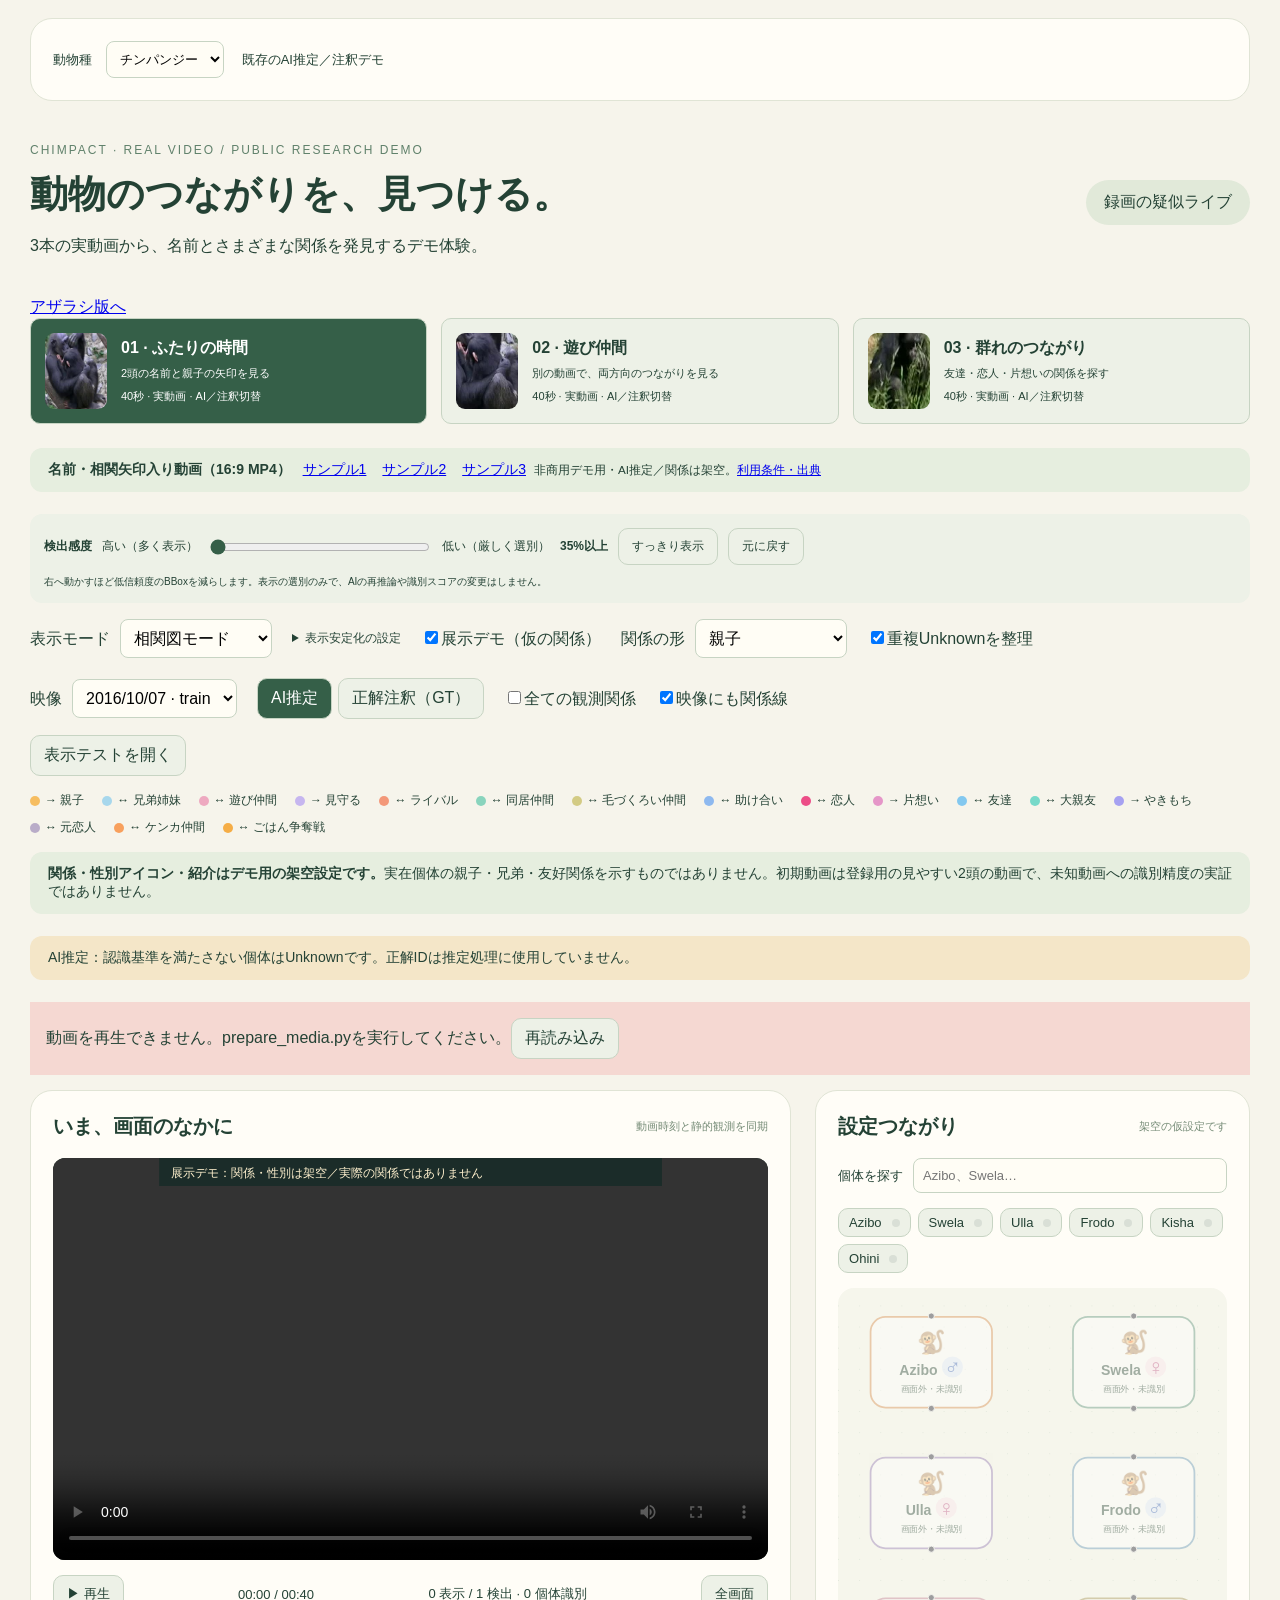
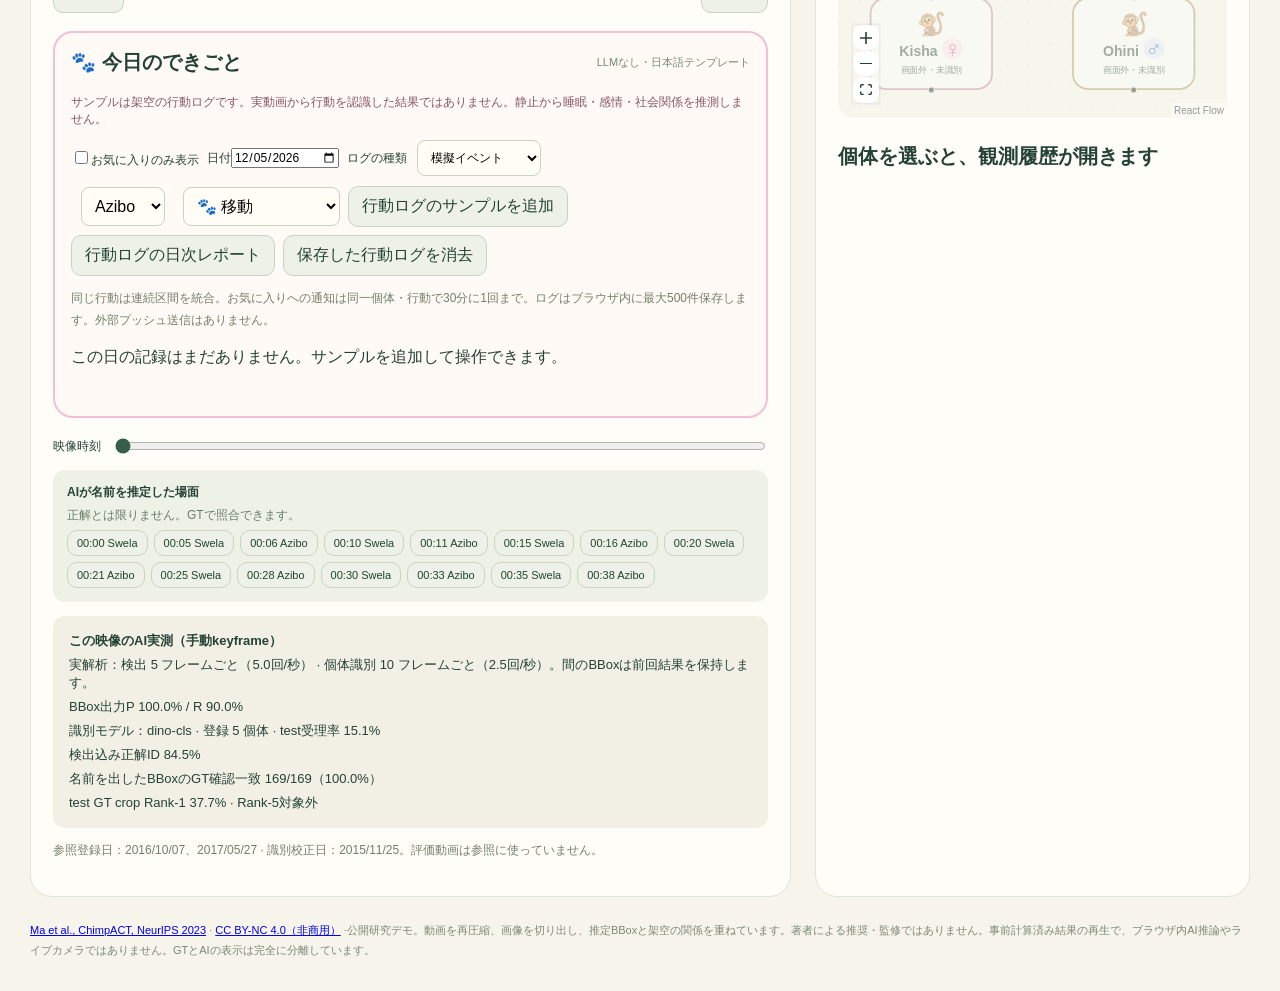
<file: index.html>
<!doctype html>
<html lang="ja">
  <head>
    <meta charset="UTF-8" />
    <meta name="viewport" content="width=device-width, initial-scale=1.0" />
    <title>動物のつながり — 実映像検証</title>
  <script type="module" crossorigin src="./assets/index-Dst0O1L2.js"></script>
    <link rel="stylesheet" crossorigin href="./assets/index-KTcEfgEw.css">
  </head>
  <body>
    <div id="root"></div>
  </body>
</html>
</file>
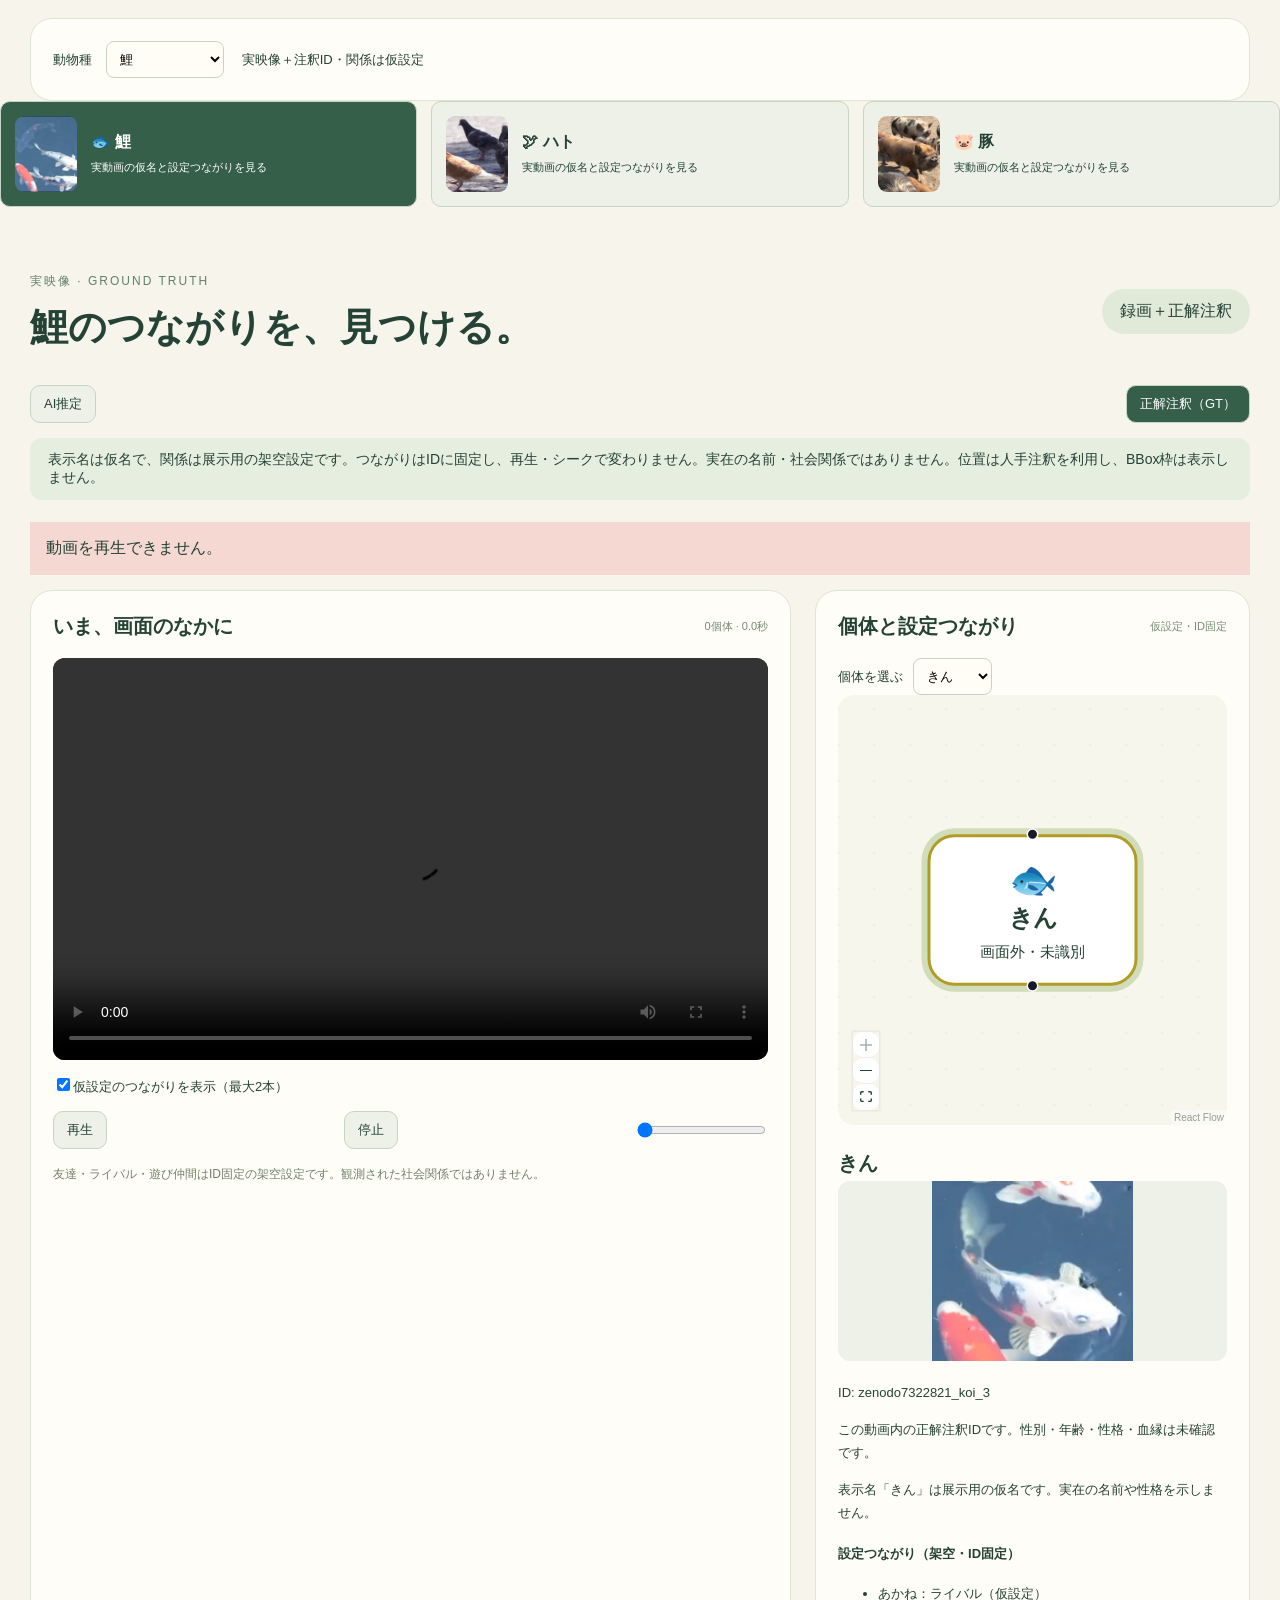
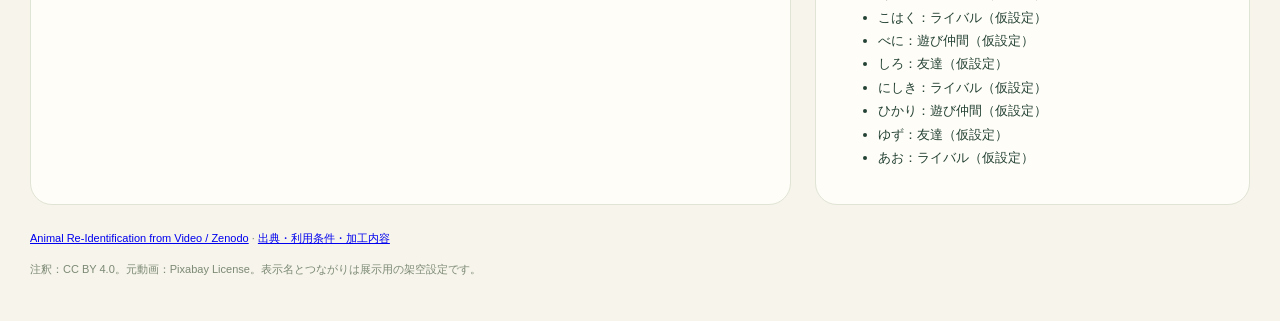
<file: animals.html>
<!doctype html>
<html lang="ja">
  <head>
    <meta charset="UTF-8" />
    <meta name="viewport" content="width=device-width, initial-scale=1.0" />
    <title>動物のつながり — 鯉・ハト・豚</title>
  <script type="module" crossorigin src="./assets/index-Dst0O1L2.js"></script>
    <link rel="stylesheet" crossorigin href="./assets/index-KTcEfgEw.css" />
  </head>
  <body><div id="root"></div></body>
</html>
</file>
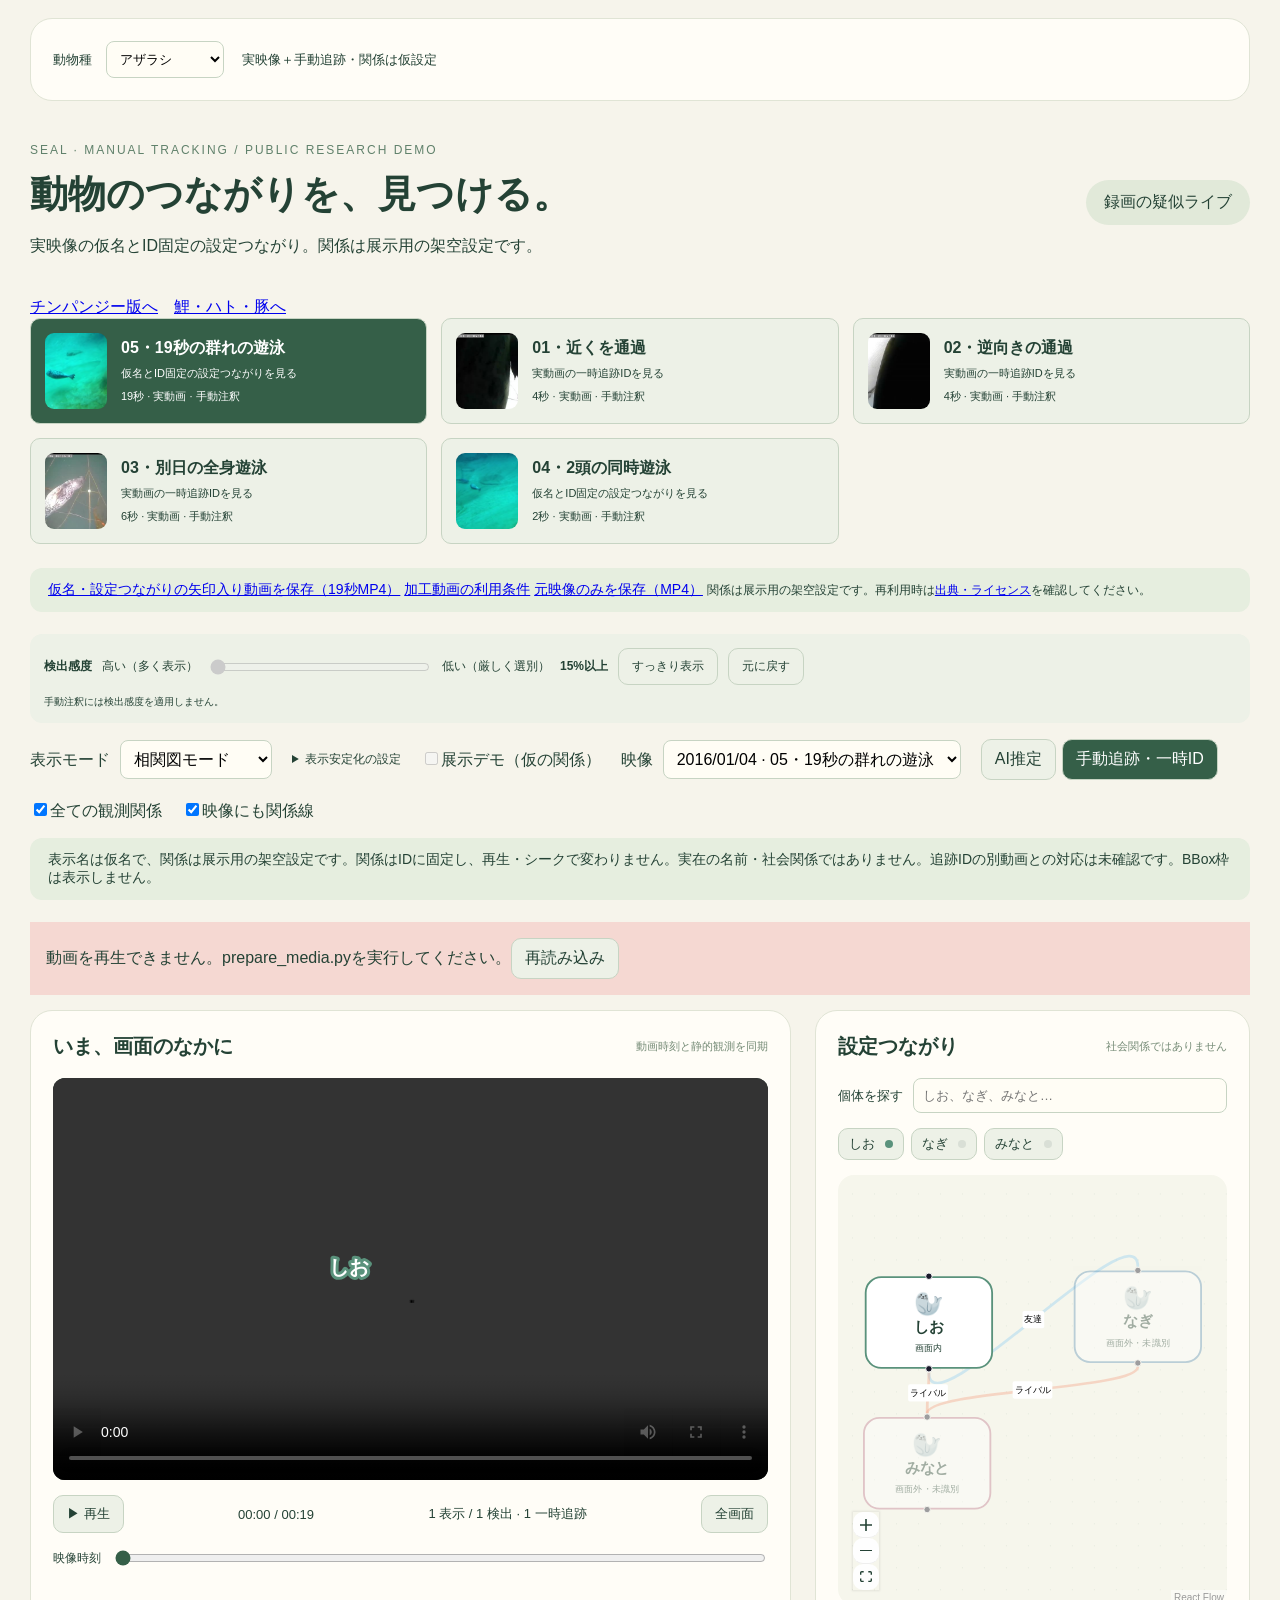
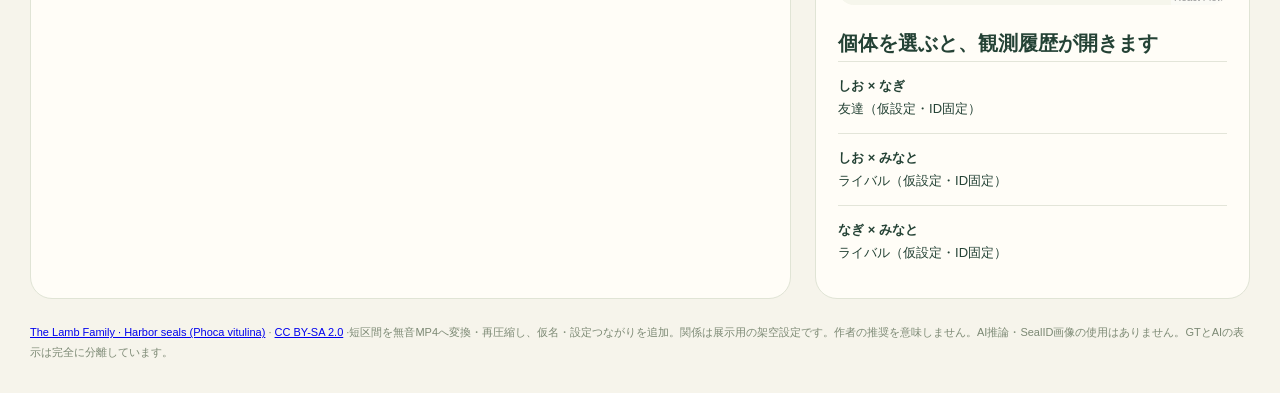
<file: seal.html>
<!doctype html>
<html lang="ja">
  <head>
    <meta charset="UTF-8" />
    <meta name="viewport" content="width=device-width, initial-scale=1.0" />
    <title>アザラシの実映像 — 一時追跡ID</title>
  <script type="module" crossorigin src="./assets/index-Dst0O1L2.js"></script>
    <link rel="stylesheet" crossorigin href="./assets/index-KTcEfgEw.css" />
  </head>
  <body>
    <div id="root"></div>
  </body>
</html>
</file>
<file: assets/index-KTcEfgEw.css>
.react-flow{direction:ltr;--xy-edge-stroke-default: #b1b1b7;--xy-edge-stroke-width-default: 1;--xy-edge-stroke-selected-default: #555;--xy-connectionline-stroke-default: #b1b1b7;--xy-connectionline-stroke-width-default: 1;--xy-attribution-background-color-default: rgba(255, 255, 255, .5);--xy-minimap-background-color-default: #fff;--xy-minimap-mask-background-color-default: rgba(240, 240, 240, .6);--xy-minimap-mask-stroke-color-default: transparent;--xy-minimap-mask-stroke-width-default: 1;--xy-minimap-node-background-color-default: #e2e2e2;--xy-minimap-node-stroke-color-default: transparent;--xy-minimap-node-stroke-width-default: 2;--xy-background-color-default: transparent;--xy-background-pattern-dots-color-default: #91919a;--xy-background-pattern-lines-color-default: #eee;--xy-background-pattern-cross-color-default: #e2e2e2;background-color:var(--xy-background-color, var(--xy-background-color-default));--xy-node-color-default: inherit;--xy-node-border-default: 1px solid #1a192b;--xy-node-background-color-default: #fff;--xy-node-group-background-color-default: rgba(240, 240, 240, .25);--xy-node-boxshadow-hover-default: 0 1px 4px 1px rgba(0, 0, 0, .08);--xy-node-boxshadow-selected-default: 0 0 0 .5px #1a192b;--xy-node-border-radius-default: 3px;--xy-handle-background-color-default: #1a192b;--xy-handle-border-color-default: #fff;--xy-selection-background-color-default: rgba(0, 89, 220, .08);--xy-selection-border-default: 1px dotted rgba(0, 89, 220, .8);--xy-controls-button-background-color-default: #fefefe;--xy-controls-button-background-color-hover-default: #f4f4f4;--xy-controls-button-color-default: inherit;--xy-controls-button-color-hover-default: inherit;--xy-controls-button-border-color-default: #eee;--xy-controls-box-shadow-default: 0 0 2px 1px rgba(0, 0, 0, .08);--xy-edge-label-background-color-default: #ffffff;--xy-edge-label-color-default: inherit;--xy-resize-background-color-default: #3367d9}.react-flow.dark{--xy-edge-stroke-default: #3e3e3e;--xy-edge-stroke-width-default: 1;--xy-edge-stroke-selected-default: #727272;--xy-connectionline-stroke-default: #b1b1b7;--xy-connectionline-stroke-width-default: 1;--xy-attribution-background-color-default: rgba(150, 150, 150, .25);--xy-minimap-background-color-default: #141414;--xy-minimap-mask-background-color-default: rgba(60, 60, 60, .6);--xy-minimap-mask-stroke-color-default: transparent;--xy-minimap-mask-stroke-width-default: 1;--xy-minimap-node-background-color-default: #2b2b2b;--xy-minimap-node-stroke-color-default: transparent;--xy-minimap-node-stroke-width-default: 2;--xy-background-color-default: #141414;--xy-background-pattern-dots-color-default: #555;--xy-background-pattern-lines-color-default: #333;--xy-background-pattern-cross-color-default: #333;--xy-node-color-default: #f8f8f8;--xy-node-border-default: 1px solid #3c3c3c;--xy-node-background-color-default: #1e1e1e;--xy-node-group-background-color-default: rgba(240, 240, 240, .25);--xy-node-boxshadow-hover-default: 0 1px 4px 1px rgba(255, 255, 255, .08);--xy-node-boxshadow-selected-default: 0 0 0 .5px #999;--xy-handle-background-color-default: #bebebe;--xy-handle-border-color-default: #1e1e1e;--xy-selection-background-color-default: rgba(200, 200, 220, .08);--xy-selection-border-default: 1px dotted rgba(200, 200, 220, .8);--xy-controls-button-background-color-default: #2b2b2b;--xy-controls-button-background-color-hover-default: #3e3e3e;--xy-controls-button-color-default: #f8f8f8;--xy-controls-button-color-hover-default: #fff;--xy-controls-button-border-color-default: #5b5b5b;--xy-controls-box-shadow-default: 0 0 2px 1px rgba(0, 0, 0, .08);--xy-edge-label-background-color-default: #141414;--xy-edge-label-color-default: #f8f8f8}.react-flow__background{background-color:var(--xy-background-color-props, var(--xy-background-color, var(--xy-background-color-default)));pointer-events:none;z-index:-1}.react-flow__container{position:absolute;width:100%;height:100%;top:0;left:0}.react-flow__pane{z-index:1;touch-action:none}.react-flow__pane.draggable{cursor:grab}.react-flow__pane.dragging{cursor:grabbing}.react-flow__pane.selection{cursor:pointer}.react-flow__viewport{transform-origin:0 0;z-index:2;pointer-events:none}.react-flow__renderer{z-index:4}.react-flow__selection{z-index:6}.react-flow__nodesselection-rect:focus,.react-flow__nodesselection-rect:focus-visible{outline:none}.react-flow__edge-path{stroke:var(--xy-edge-stroke, var(--xy-edge-stroke-default));stroke-width:var(--xy-edge-stroke-width, var(--xy-edge-stroke-width-default));fill:none}.react-flow__connection-path{stroke:var(--xy-connectionline-stroke, var(--xy-connectionline-stroke-default));stroke-width:var(--xy-connectionline-stroke-width, var(--xy-connectionline-stroke-width-default));fill:none}.react-flow .react-flow__edges{position:absolute}.react-flow .react-flow__edges svg{overflow:visible;position:absolute;pointer-events:none}.react-flow__edge{pointer-events:visibleStroke}.react-flow__edge.selectable{cursor:pointer}.react-flow__edge.animated path{stroke-dasharray:5;animation:dashdraw .5s linear infinite}.react-flow__edge.animated path.react-flow__edge-interaction{stroke-dasharray:none;animation:none}.react-flow__edge.inactive{pointer-events:none}.react-flow__edge.selected,.react-flow__edge:focus,.react-flow__edge:focus-visible{outline:none}.react-flow__edge.selected .react-flow__edge-path,.react-flow__edge.selectable:focus .react-flow__edge-path,.react-flow__edge.selectable:focus-visible .react-flow__edge-path{stroke:var(--xy-edge-stroke-selected, var(--xy-edge-stroke-selected-default))}.react-flow__edge-textwrapper{pointer-events:all}.react-flow__edge .react-flow__edge-text{pointer-events:none;-webkit-user-select:none;-moz-user-select:none;user-select:none}.react-flow__arrowhead polyline{stroke:var(--xy-edge-stroke, var(--xy-edge-stroke-default))}.react-flow__arrowhead polyline.arrowclosed{fill:var(--xy-edge-stroke, var(--xy-edge-stroke-default))}.react-flow__connection{pointer-events:none}.react-flow__connection .animated{stroke-dasharray:5;animation:dashdraw .5s linear infinite}svg.react-flow__connectionline{z-index:1001;overflow:visible;position:absolute}.react-flow__nodes{pointer-events:none;transform-origin:0 0}.react-flow__node{position:absolute;-webkit-user-select:none;-moz-user-select:none;user-select:none;pointer-events:all;transform-origin:0 0;box-sizing:border-box;cursor:default}.react-flow__node.selectable{cursor:pointer}.react-flow__node.draggable{cursor:grab;pointer-events:all}.react-flow__node.draggable.dragging{cursor:grabbing}.react-flow__nodesselection{z-index:3;transform-origin:left top;pointer-events:none}.react-flow__nodesselection-rect{position:absolute;pointer-events:all;cursor:grab}.react-flow__handle{position:absolute;pointer-events:none;min-width:5px;min-height:5px;width:6px;height:6px;background-color:var(--xy-handle-background-color, var(--xy-handle-background-color-default));border:1px solid var(--xy-handle-border-color, var(--xy-handle-border-color-default));border-radius:100%}.react-flow__handle.connectingfrom{pointer-events:all}.react-flow__handle.connectionindicator{pointer-events:all;cursor:crosshair}.react-flow__handle-bottom{top:auto;left:50%;bottom:0;transform:translate(-50%,50%)}.react-flow__handle-top{top:0;left:50%;transform:translate(-50%,-50%)}.react-flow__handle-left{top:50%;left:0;transform:translate(-50%,-50%)}.react-flow__handle-right{top:50%;right:0;transform:translate(50%,-50%)}.react-flow__edgeupdater{cursor:move;pointer-events:all}.react-flow__pane.selection .react-flow__panel{pointer-events:none}.react-flow__panel{position:absolute;z-index:5;margin:15px}.react-flow__panel.top{top:0}.react-flow__panel.bottom{bottom:0}.react-flow__panel.top.center,.react-flow__panel.bottom.center{left:50%;transform:translate(-15px) translate(-50%)}.react-flow__panel.left{left:0}.react-flow__panel.right{right:0}.react-flow__panel.left.center,.react-flow__panel.right.center{top:50%;transform:translateY(-15px) translateY(-50%)}.react-flow__attribution{font-size:10px;background:var(--xy-attribution-background-color, var(--xy-attribution-background-color-default));padding:2px 3px;margin:0}.react-flow__attribution a{text-decoration:none;color:#999}@keyframes dashdraw{0%{stroke-dashoffset:10}}.react-flow__edgelabel-renderer{position:absolute;width:100%;height:100%;pointer-events:none;-webkit-user-select:none;-moz-user-select:none;user-select:none;left:0;top:0}.react-flow__viewport-portal{position:absolute;width:100%;height:100%;left:0;top:0;-webkit-user-select:none;-moz-user-select:none;user-select:none}.react-flow__minimap{background:var( --xy-minimap-background-color-props, var(--xy-minimap-background-color, var(--xy-minimap-background-color-default)) )}.react-flow__minimap-svg{display:block}.react-flow__minimap-mask{fill:var( --xy-minimap-mask-background-color-props, var(--xy-minimap-mask-background-color, var(--xy-minimap-mask-background-color-default)) );stroke:var( --xy-minimap-mask-stroke-color-props, var(--xy-minimap-mask-stroke-color, var(--xy-minimap-mask-stroke-color-default)) );stroke-width:var( --xy-minimap-mask-stroke-width-props, var(--xy-minimap-mask-stroke-width, var(--xy-minimap-mask-stroke-width-default)) )}.react-flow__minimap-node{fill:var( --xy-minimap-node-background-color-props, var(--xy-minimap-node-background-color, var(--xy-minimap-node-background-color-default)) );stroke:var( --xy-minimap-node-stroke-color-props, var(--xy-minimap-node-stroke-color, var(--xy-minimap-node-stroke-color-default)) );stroke-width:var( --xy-minimap-node-stroke-width-props, var(--xy-minimap-node-stroke-width, var(--xy-minimap-node-stroke-width-default)) )}.react-flow__background-pattern.dots{fill:var( --xy-background-pattern-color-props, var(--xy-background-pattern-color, var(--xy-background-pattern-dots-color-default)) )}.react-flow__background-pattern.lines{stroke:var( --xy-background-pattern-color-props, var(--xy-background-pattern-color, var(--xy-background-pattern-lines-color-default)) )}.react-flow__background-pattern.cross{stroke:var( --xy-background-pattern-color-props, var(--xy-background-pattern-color, var(--xy-background-pattern-cross-color-default)) )}.react-flow__controls{display:flex;flex-direction:column;box-shadow:var(--xy-controls-box-shadow, var(--xy-controls-box-shadow-default))}.react-flow__controls.horizontal{flex-direction:row}.react-flow__controls-button{display:flex;justify-content:center;align-items:center;height:26px;width:26px;padding:4px;border:none;background:var(--xy-controls-button-background-color, var(--xy-controls-button-background-color-default));border-bottom:1px solid var( --xy-controls-button-border-color-props, var(--xy-controls-button-border-color, var(--xy-controls-button-border-color-default)) );color:var( --xy-controls-button-color-props, var(--xy-controls-button-color, var(--xy-controls-button-color-default)) );cursor:pointer;-webkit-user-select:none;-moz-user-select:none;user-select:none}.react-flow__controls-button svg{width:100%;max-width:12px;max-height:12px;fill:currentColor}.react-flow__edge.updating .react-flow__edge-path{stroke:#777}.react-flow__edge-text{font-size:10px}.react-flow__node.selectable:focus,.react-flow__node.selectable:focus-visible{outline:none}.react-flow__node-input,.react-flow__node-default,.react-flow__node-output,.react-flow__node-group{padding:10px;border-radius:var(--xy-node-border-radius, var(--xy-node-border-radius-default));width:150px;font-size:12px;color:var(--xy-node-color, var(--xy-node-color-default));text-align:center;border:var(--xy-node-border, var(--xy-node-border-default));background-color:var(--xy-node-background-color, var(--xy-node-background-color-default))}.react-flow__node-input.selectable:hover,.react-flow__node-default.selectable:hover,.react-flow__node-output.selectable:hover,.react-flow__node-group.selectable:hover{box-shadow:var(--xy-node-boxshadow-hover, var(--xy-node-boxshadow-hover-default))}.react-flow__node-input.selectable.selected,.react-flow__node-input.selectable:focus,.react-flow__node-input.selectable:focus-visible,.react-flow__node-default.selectable.selected,.react-flow__node-default.selectable:focus,.react-flow__node-default.selectable:focus-visible,.react-flow__node-output.selectable.selected,.react-flow__node-output.selectable:focus,.react-flow__node-output.selectable:focus-visible,.react-flow__node-group.selectable.selected,.react-flow__node-group.selectable:focus,.react-flow__node-group.selectable:focus-visible{box-shadow:var(--xy-node-boxshadow-selected, var(--xy-node-boxshadow-selected-default))}.react-flow__node-group{background-color:var(--xy-node-group-background-color, var(--xy-node-group-background-color-default))}.react-flow__nodesselection-rect,.react-flow__selection{background:var(--xy-selection-background-color, var(--xy-selection-background-color-default));border:var(--xy-selection-border, var(--xy-selection-border-default))}.react-flow__nodesselection-rect:focus,.react-flow__nodesselection-rect:focus-visible,.react-flow__selection:focus,.react-flow__selection:focus-visible{outline:none}.react-flow__controls-button:hover{background:var( --xy-controls-button-background-color-hover-props, var(--xy-controls-button-background-color-hover, var(--xy-controls-button-background-color-hover-default)) );color:var( --xy-controls-button-color-hover-props, var(--xy-controls-button-color-hover, var(--xy-controls-button-color-hover-default)) )}.react-flow__controls-button:disabled{pointer-events:none}.react-flow__controls-button:disabled svg{fill-opacity:.4}.react-flow__controls-button:last-child{border-bottom:none}.react-flow__controls.horizontal .react-flow__controls-button{border-bottom:none;border-right:1px solid var( --xy-controls-button-border-color-props, var(--xy-controls-button-border-color, var(--xy-controls-button-border-color-default)) )}.react-flow__controls.horizontal .react-flow__controls-button:last-child{border-right:none}.react-flow__resize-control{position:absolute}.react-flow__resize-control.left,.react-flow__resize-control.right{cursor:ew-resize}.react-flow__resize-control.top,.react-flow__resize-control.bottom{cursor:ns-resize}.react-flow__resize-control.top.left,.react-flow__resize-control.bottom.right{cursor:nwse-resize}.react-flow__resize-control.bottom.left,.react-flow__resize-control.top.right{cursor:nesw-resize}.react-flow__resize-control.handle{width:5px;height:5px;border:1px solid #fff;border-radius:1px;background-color:var(--xy-resize-background-color, var(--xy-resize-background-color-default));translate:-50% -50%}.react-flow__resize-control.handle.left{left:0;top:50%}.react-flow__resize-control.handle.right{left:100%;top:50%}.react-flow__resize-control.handle.top{left:50%;top:0}.react-flow__resize-control.handle.bottom{left:50%;top:100%}.react-flow__resize-control.handle.top.left,.react-flow__resize-control.handle.bottom.left{left:0}.react-flow__resize-control.handle.top.right,.react-flow__resize-control.handle.bottom.right{left:100%}.react-flow__resize-control.line{border-color:var(--xy-resize-background-color, var(--xy-resize-background-color-default));border-width:0;border-style:solid}.react-flow__resize-control.line.left,.react-flow__resize-control.line.right{width:1px;transform:translate(-50%);top:0;height:100%}.react-flow__resize-control.line.left{left:0;border-left-width:1px}.react-flow__resize-control.line.right{left:100%;border-right-width:1px}.react-flow__resize-control.line.top,.react-flow__resize-control.line.bottom{height:1px;transform:translateY(-50%);left:0;width:100%}.react-flow__resize-control.line.top{top:0;border-top-width:1px}.react-flow__resize-control.line.bottom{border-bottom-width:1px;top:100%}.react-flow__edge-textbg{fill:var(--xy-edge-label-background-color, var(--xy-edge-label-background-color-default))}.react-flow__edge-text{fill:var(--xy-edge-label-color, var(--xy-edge-label-color-default))}:root{font-family:Noto Sans JP,Hiragino Kaku Gothic ProN,sans-serif;color:#244235;background:#f6f4eb}body{margin:0}.sensitivity{display:flex;align-items:center;flex-wrap:wrap;gap:10px;padding:14px;margin-bottom:16px;background:#edf1e7;border-radius:12px;font-size:12px}.sensitivity label{font-weight:700}.sensitivity input{width:min(220px,45vw);accent-color:#355f48}.sensitivity output{font-weight:700}.sensitivity small{flex-basis:100%}.sex-icon{display:inline-flex;justify-content:center;align-items:center;width:24px;height:24px;margin-left:5px;border-radius:50%;font-size:19px;font-weight:800}.sex-icon.male{color:#355fbc;background:#e2ecff}.sex-icon.female{color:#bf4d86;background:#fce6f0}.demo-character{display:flex;align-items:center;gap:10px}.sample-gallery{display:grid;grid-template-columns:repeat(3,minmax(0,1fr));gap:14px;margin-bottom:24px}.sample-card{display:flex;align-items:center;gap:14px;text-align:left;padding:14px;min-width:0}.sample-card img{width:62px;height:76px;object-fit:cover;border-radius:9px}.sample-card span{display:grid;gap:6px}.sample-card small{font-size:11px;line-height:1.5}.relation-legend{display:flex;flex-wrap:wrap;gap:10px 18px;margin-bottom:16px;font-size:12px}.relation-legend span{display:inline-flex;align-items:center;gap:5px}.relation-legend i{width:10px;height:10px;border-radius:50%}@media(max-width:700px){.sample-gallery{grid-template-columns:1fr}.sample-card img{width:48px;height:56px}}main{max-width:1600px;margin:auto;padding:30px}header{display:flex;justify-content:space-between;align-items:center;margin-bottom:24px}h1{font-size:clamp(24px,3vw,38px);margin:8px 0}.eyebrow{font-size:12px;letter-spacing:2px;color:#60816b}.badge{background:#e1e9d9;padding:12px 18px;border-radius:30px;white-space:nowrap}button,input,select{font:inherit}button{cursor:pointer;background:#edf1e7;border:1px solid #c7d4c3;border-radius:10px;padding:9px 13px;color:#244235}button[aria-pressed=true]{background:#355f48;color:#fff}.toolbar{display:flex;flex-wrap:wrap;align-items:center;gap:20px;margin-bottom:16px}select,.search input{padding:9px;border:1px solid #c7d4c3;border-radius:8px;background:#fffdf5;margin-left:10px}.segmented{display:flex;gap:6px}.notice{padding:13px 18px;border-radius:12px;background:#e6eedf;margin-bottom:22px;font-size:14px}.notice.warning{background:#f4e6c8}.error{background:#f5d8d2;padding:16px;margin-bottom:15px}.workspace{display:grid;grid-template-columns:minmax(0,1.75fr) minmax(340px,1fr);gap:24px}.panel{background:#fffdf7;border:1px solid #e0e4d5;border-radius:22px;padding:22px;overflow:hidden}.section-heading{display:flex;justify-content:space-between;align-items:center;gap:10px;margin-bottom:18px}.section-heading h2{font-size:20px;margin:0}.section-heading span{font-size:11px;color:#758b76}.stage{position:relative;width:100%;border-radius:12px;overflow:hidden;background:#172c22}.stage video{display:block;width:100%;height:100%;object-fit:contain}.stage .overlay{position:absolute;inset:0;width:100%;height:100%;pointer-events:none}.overlay .bbox{pointer-events:all;cursor:pointer}.stage .animal-telop,.stage .tracking-diagnostics,.stage .relationship-telop{font-family:Hiragino Maru Gothic ProN,BIZ UDGothic,Yu Gothic,sans-serif;font-weight:900;paint-order:stroke fill;stroke-linejoin:round;stroke-linecap:round}.stage .animal-tagline{font-weight:800}.display-settings{max-width:100%;font-size:12px}.display-playground{margin:16px 0}.behavior-feed{margin:18px 0;padding:16px;border:2px solid #f2c0d5;border-radius:20px;background:#fffaf5}.behavior-controls,.behavior-row-heading{display:flex;flex-wrap:wrap;align-items:center;gap:8px;margin:10px 0}.behavior-controls label{font-size:12px}.behavior-controls select,.behavior-controls input[type=date]{max-width:100%;box-sizing:border-box}.behavior-log{padding:0;list-style:none;max-height:420px;overflow:auto}.behavior-log li{display:grid;grid-template-columns:36px minmax(0,1fr);gap:10px;padding:12px 0;border-bottom:1px solid #eddce3}.behavior-icon{font-size:25px}.behavior-row-heading{font-size:11px;color:#617072}.behavior-log .behavior-message{display:block;text-align:left;border:0;background:transparent;padding:4px 0;line-height:1.6;overflow-wrap:anywhere}.behavior-log small{display:block;margin:6px 0}.behavior-totals{display:flex;gap:12px;flex-wrap:wrap}.behavior-totals span{display:flex;flex-direction:column;padding:12px;border-radius:14px;background:#ffe8f0}.display-playground>p{font-size:13px}.simulation-screens{display:grid;grid-template-columns:repeat(2,minmax(0,1fr));gap:14px}.simulation-screens figure{margin:14px 0;min-width:0}.simulation-screens figcaption{font-weight:800;margin-bottom:8px}.simulation-screens svg{width:100%;height:auto}@media(max-width:640px){.simulation-screens{grid-template-columns:1fr}}.display-settings label{display:flex;justify-content:space-between;gap:12px;margin:8px 0}.display-settings input{width:65px}.stage .telop-label{transition:transform .15s ease-out}@media(prefers-reduced-motion:reduce){.stage .telop-label{transition:none}}.animal-experience{margin:12px 0;padding:14px;border:2px solid #f3b2ca;border-radius:18px;background:#fff9f3}.animal-experience button[aria-pressed=true]{color:#bc2363;background:#ffe3ef}.experience-disclaimer{font-size:12px;color:#875763}.experience-actions{display:flex;flex-wrap:wrap;gap:8px}.experience-relations{padding-left:18px;font-size:13px}.daily-report{margin-top:16px;border-top:2px dashed #ef9ebd;padding-top:16px}.activity-timeline{list-style:none;padding-left:12px;border-left:3px solid #f39bbd}.activity-timeline li{display:flex;flex-direction:column;margin:12px 0;gap:4px;font-size:13px}.activity-timeline time{font-weight:800;color:#bd2c70}.animal-toast{position:fixed;bottom:24px;left:50%;transform:translate(-50%);z-index:10000;display:flex;align-items:center;gap:12px;width:max-content;max-width:calc(100vw - 32px);box-sizing:border-box;padding:14px 18px;border:3px solid #ef83b2;border-radius:20px;background:#fff;color:#243655;box-shadow:0 8px 24px #24365533;font-weight:800}.stage:fullscreen{width:100vw;height:100vh}.stage:fullscreen video,.stage:fullscreen .overlay{position:absolute;width:min(100vw,calc(100vh * var(--video-ratio)));height:min(100vh,calc(100vw / var(--video-ratio)));inset:50% auto auto 50%;transform:translate(-50%,-50%)}.transport{display:flex;justify-content:space-between;align-items:center;margin:15px 0;font-size:13px;gap:10px}.metrics{display:flex;flex-direction:column;gap:6px;padding:16px;background:#f2f0e5;border-radius:12px;font-size:13px}.footnote{font-size:12px;line-height:1.8;color:#71806c}.search{font-size:13px;display:flex;align-items:center}.search input{min-width:0;flex:1}.animal-list{display:flex;gap:7px;flex-wrap:wrap;margin:15px 0}.animal-list button{display:flex;align-items:center;gap:10px;padding:6px 10px;font-size:13px}.animal-list i{width:8px;height:8px;border-radius:50%}.graph{height:430px;border-radius:16px;overflow:hidden;background:#f6f6ec}.animal-node{width:140px;background:#fff;border:2px solid;border-radius:18px;padding:13px;display:flex;flex-direction:column;align-items:center;opacity:.4;box-sizing:border-box}.animal-node span{font-size:26px}.animal-node small{font-size:10px;margin-top:5px}.animal-node.present{opacity:1}.animal-node.chosen{box-shadow:0 0 0 4px #d0dcba;opacity:1}.profile{margin-top:20px;font-size:13px;line-height:1.8}.profile h3{margin:0;font-size:20px}.history{border-top:1px solid #e3e5d9;padding:12px 0;display:flex;flex-direction:column}footer{font-size:11px;color:#7c8974;line-height:1.8;margin-top:24px}.recognition-timeline{background:#eef1e5;border-radius:12px;padding:14px;margin-bottom:14px;font-size:12px}.recognition-timeline>span{display:block;margin:6px 0;color:#6a7c69}.recognition-timeline>div{display:flex;flex-wrap:wrap;gap:6px}.recognition-timeline button{font-size:11px;padding:6px 9px}.identity-inspector{background:#f1ead9;border-radius:12px;padding:14px;margin-top:14px;overflow-wrap:anywhere}.reference-image{margin:12px 0;display:flex;align-items:center;gap:12px;font-size:11px;color:#7a8974}.reference-image img{width:100px;height:120px;object-fit:contain;border-radius:12px;background:#e5e9dd}.seek{display:flex;align-items:center;gap:12px;font-size:12px;margin-bottom:14px}.seek input{flex:1;min-width:0;accent-color:#355f48}@media(max-width:1050px){.workspace{grid-template-columns:1fr}header{align-items:flex-start;gap:14px}}@media(max-width:600px){.animal-node strong{font-size:12px}.animal-node span{font-size:20px}.animal-node small{font-size:9px}.react-flow__edge-text{font-size:9px!important}main{padding:16px}.panel{padding:15px}header{flex-direction:column}.toolbar{gap:12px}.section-heading,.transport{flex-wrap:wrap}}.species-switch{margin:18px 30px 0;display:flex;flex-wrap:wrap;align-items:center;gap:18px;font-size:13px}.dataset-reference{width:100%;max-height:180px;object-fit:contain;border-radius:12px;background:#edf1e7}@media(prefers-reduced-motion:no-preference){.graph .react-flow__node{transition:transform .18s linear}}@media(prefers-reduced-motion:reduce){.react-flow__edge.animated path{animation:none}}
</file>
